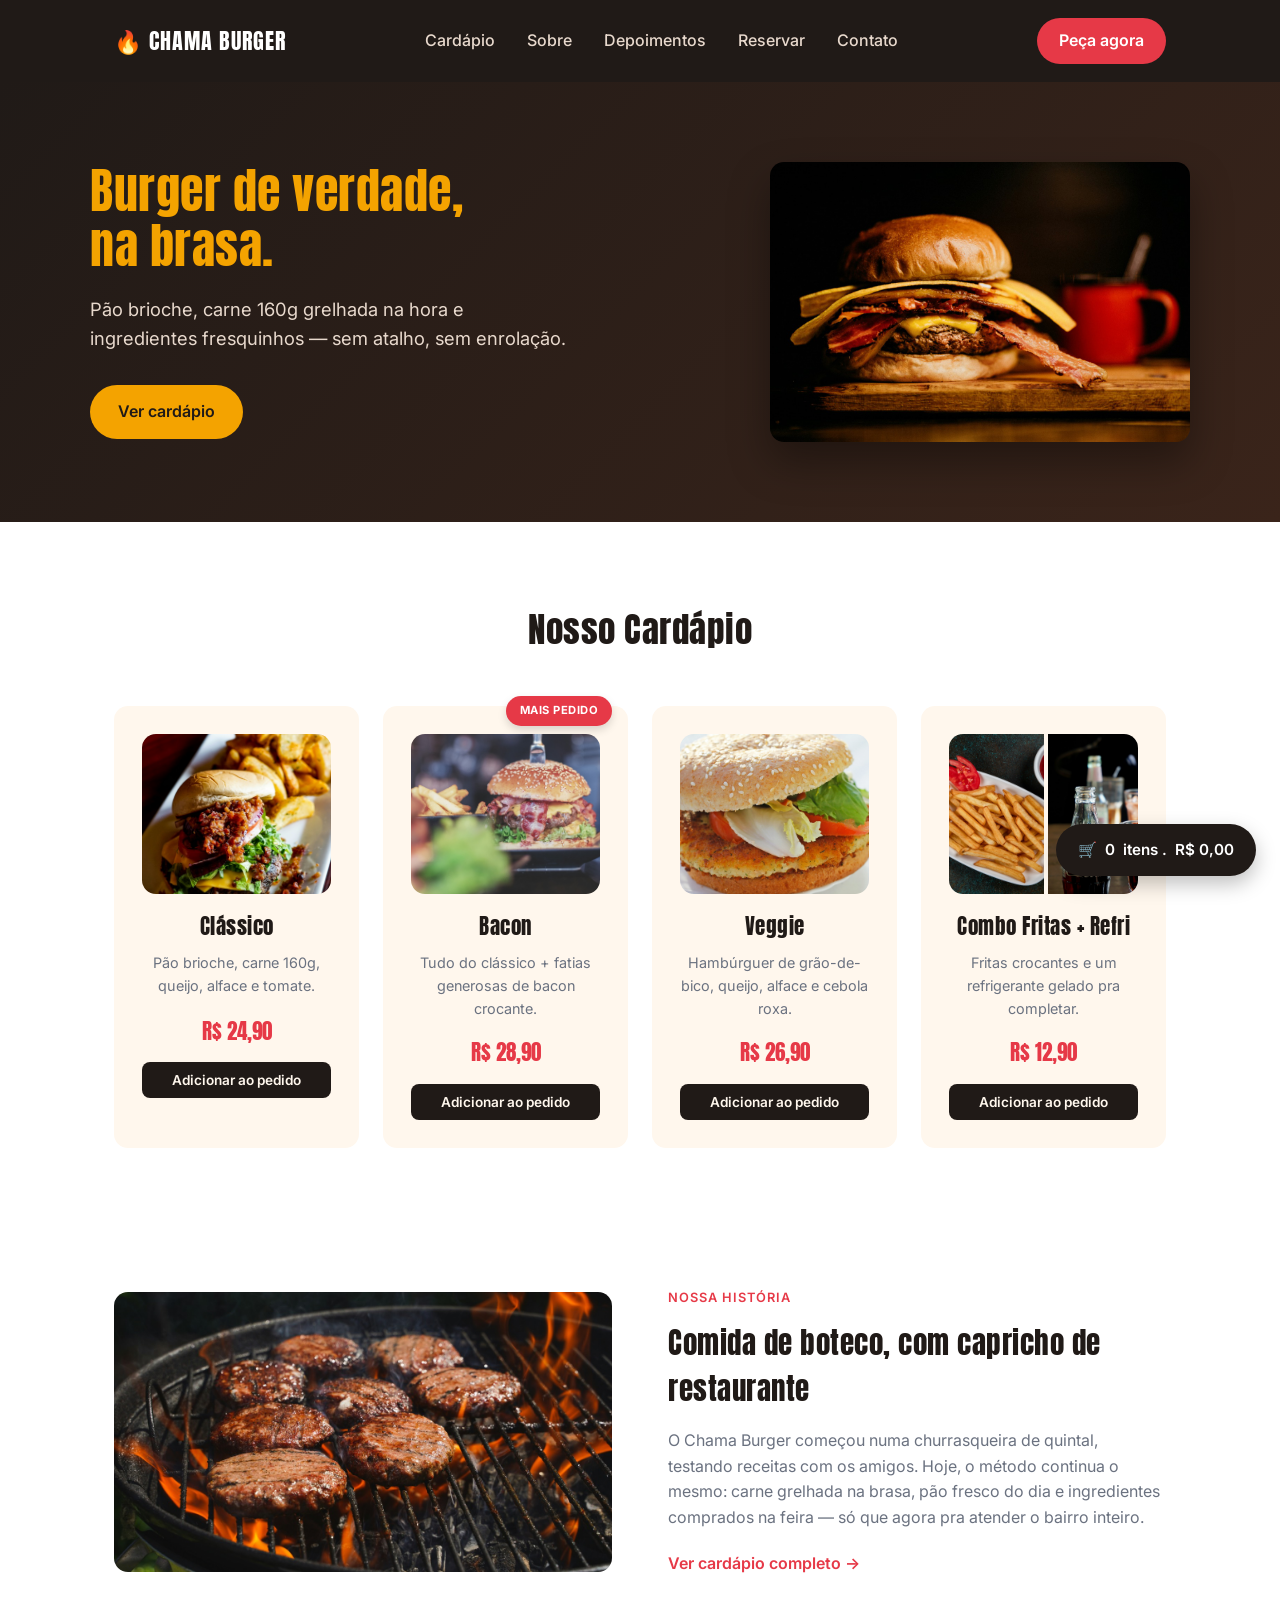
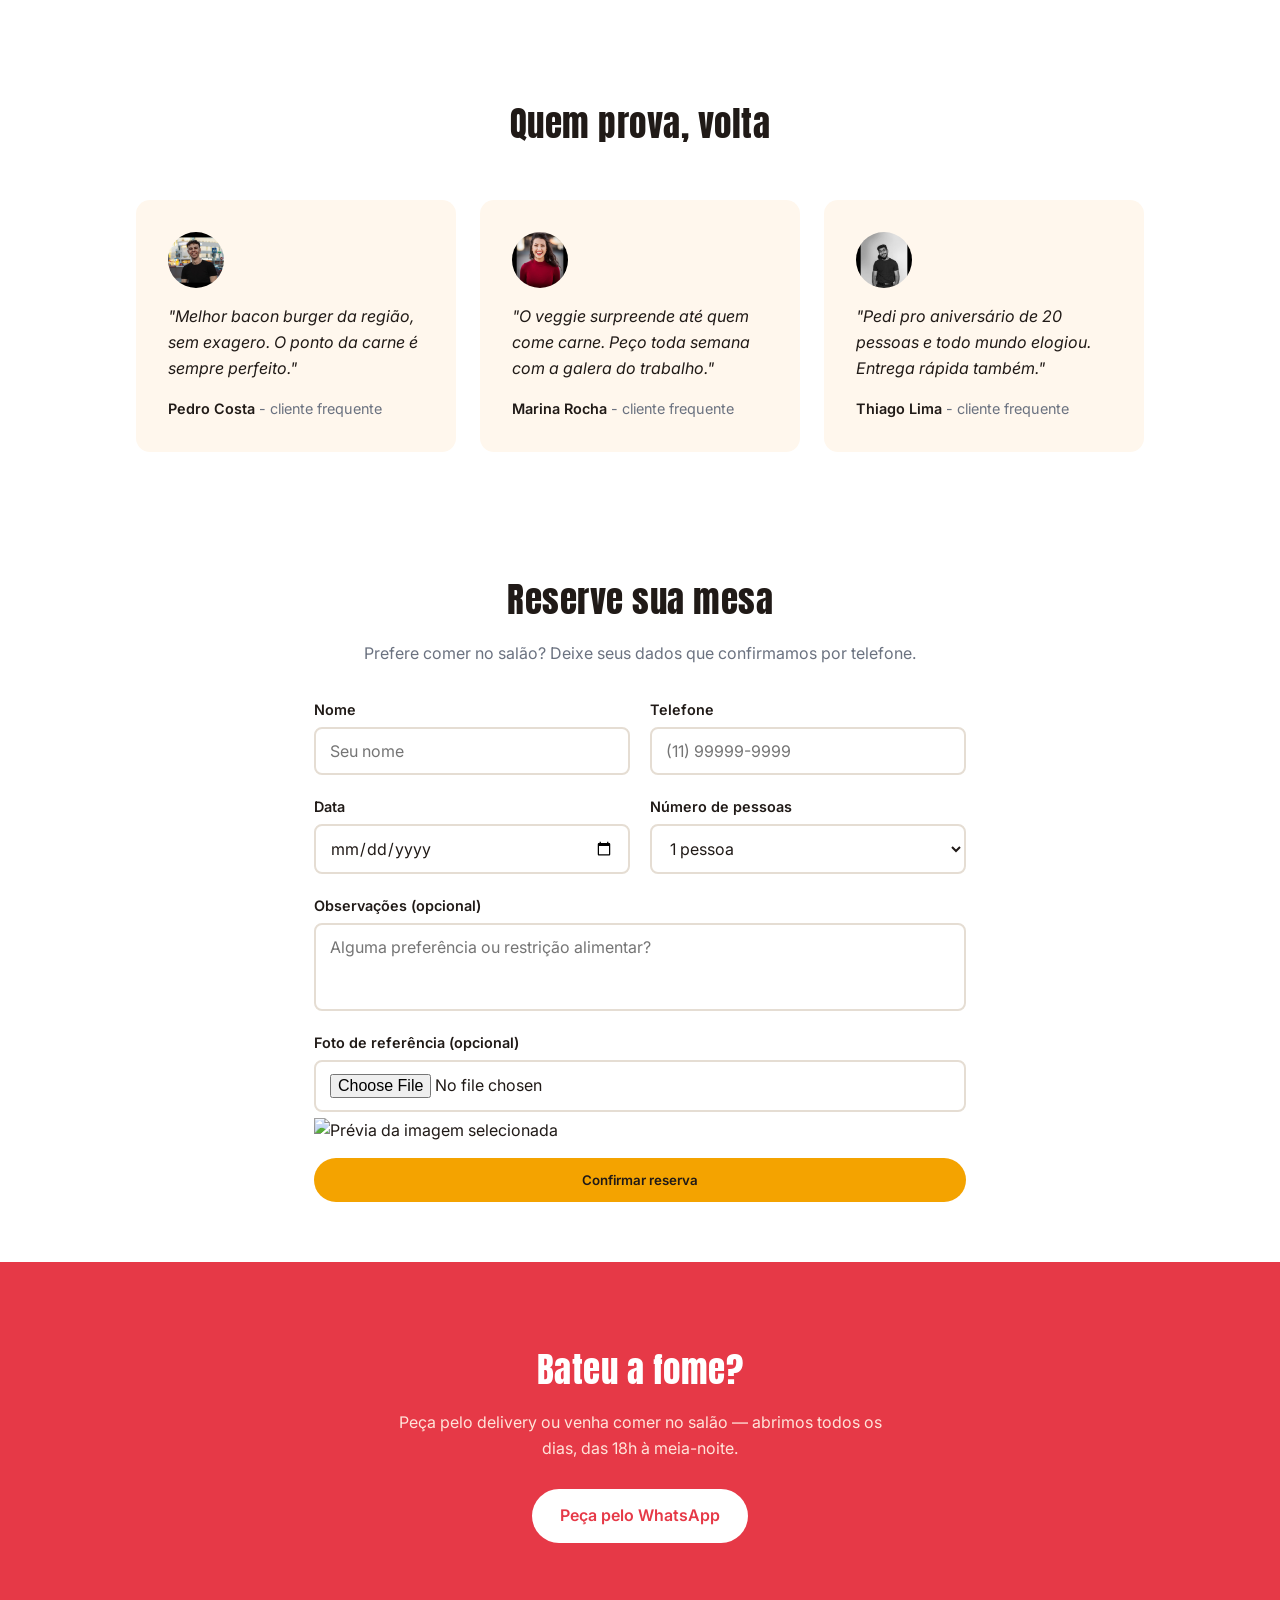
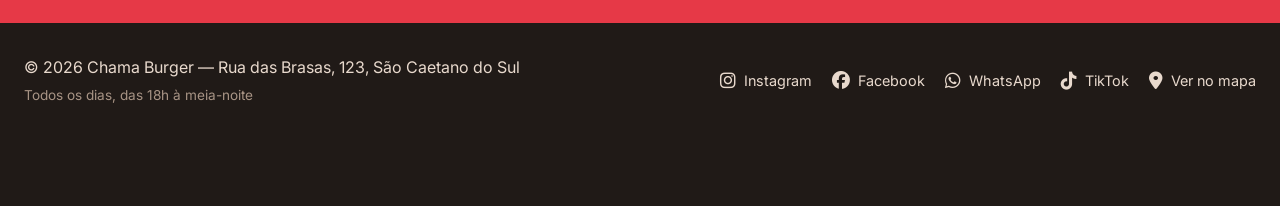
<file: ChamaBurger1/index.html>
<!doctype html>
<html lang="pt-BR">
  <head>
    <meta charset="UTF-8" />
    <meta name="viewport" content="width=device-width, initial-scale=1.0" />
    <title>ChamaBurger</title>
    <!--
    <link rel="preconnect" href="https://fonts.googleapis.com" />
    <link rel="preconnect" href="https://fonts.gstatic.com" crossorigin />
    <link
      href="https://fonts.googleapis.com/css2?family=Anton&family=Inter:ital,opsz,wght@0,14..32,100..900;1,14..32,100..900&display=swap"
      rel="stylesheet"
    />
    -->
  
    <link rel="stylesheet" href="style.css" />
    <link
      rel="stylesheet"
      href="https://cdnjs.cloudflare.com/ajax/libs/font-awesome/6.5.2/css/all.min.css"
    />
  </head>
  <body>
    <header class="cabecalho-site">
      <nav class="barra-navegacao">
        <a href="#" class="logo">🔥 CHAMA BURGER</a>

        <ul class="menu-links" id="menuLinks">
          <li><a href="#cardapio">Cardápio</a></li>
          <li><a href="#sobre">Sobre</a></li>
          <li><a href="#depoimentos">Depoimentos</a></li>
          <li><a href="#reserva">Reservar</a></li>
          <li><a href="#contato">Contato</a></li>
        </ul>
        <a href="#pedir" class="botao botao-nav">Peça agora</a>
        <button class="menu-abrir" id="menuAbrir" aria-label="Abrir menu">
          ☰
        </button>
      </nav>
    </header>

    <main>
      <section class="destaque">
        <div class="destaque-conteudo">
          <div class="destaque-texto">
            <h1>Burger de verdade,<br />na brasa.</h1>
            <p>
              Pão brioche, carne 160g grelhada na hora e ingredientes
              fresquinhos — sem atalho, sem enrolação.
            </p>
            <a href="#cardapio" class="botao botao-primario">Ver cardápio</a>
          </div>
          <div class="destaque-imagem">
            <img
              src="assets/images/destaque-burger.jpg"
              alt="Hambúrguer artesanal com bacon, queijo e pão brioche, grelhado na brasa"
            />
          </div>
        </div>
      </section>

      <section class="cardapio" id="cardapio">
        <h2>Nosso Cardápio</h2>
        <div class="cardapio-itens">
          <article class="cardapio-item">
            <div class="cardapio-item-imagem">
              <img
                src="assets/images/burger-classico.jpg"
                alt="Foto do burger Clássico: pão brioche, carne e queijo"
              />
            </div>
            <h3>Clássico</h3>
            <p>Pão brioche, carne 160g, queijo, alface e tomate.</p>
            <span class="preco">R$ 24,90</span>
            <button
              class="adicionar-carrinho"
              data-name="Clássico"
              data-preco="24.90"
            >
              Adicionar ao pedido
            </button>
          </article>

          <article class="cardapio-item">
            <span class="selo">Mais pedido</span>
            <div class="cardapio-item-imagem">
              <img
                src="assets/images/burger-bacon.jpg"
                alt="Foto do burger Bacon com fatias crocantes"
              />
            </div>
            <h3>Bacon</h3>
            <p>Tudo do clássico + fatias generosas de bacon crocante.</p>
            <span class="preco">R$ 28,90</span>
            <button
              class="adicionar-carrinho"
              data-name="Bacon"
              data-preco="28.90"
            >
              Adicionar ao pedido
            </button>
          </article>

          <article class="cardapio-item">
            <div class="cardapio-item-imagem">
              <img
                src="assets/images/burger-veggie.jpg"
                alt="Foto do burger Veggie com grão-de-bico e salada"
              />
            </div>
            <h3>Veggie</h3>
            <p>Hambúrguer de grão-de-bico, queijo, alface e cebola roxa.</p>
            <span class="preco">R$ 26,90</span>
            <button
              class="adicionar-carrinho"
              data-name="Veggie"
              data-preco="26.90"
            >
              Adicionar ao pedido
            </button>
          </article>

          <article class="cardapio-item">
            <div class="cardapio-item-imagem cardapio-item-imagem-combo">
              <img
                src="assets/images/fritas.jpg"
                alt="Porção de fritas crocantes"
              />
              <img
                src="assets/images/bebida.jpg"
                alt="Refrigerante gelado com gelo"
              />
            </div>
            <h3>Combo Fritas + Refri</h3>
            <p>Fritas crocantes e um refrigerante gelado pra completar.</p>
            <span class="preco">R$ 12,90</span>
            <button
              class="adicionar-carrinho"
              data-name="Combo Fritas + Refri"
              data-preco="12.90"
            >
              Adicionar ao pedido
            </button>
          </article>
        </div>
      </section>

      <!-- Sobre -->
      <section class="sobre" id="sobre">
        <div class="sobre-imagem">
          <img
            src="assets/images/sobre-burger.jpg"
            alt=""
            width="800"
            height="500"
          />
        </div>

        <div class="sobre-texto">
          <span class="secao-rotulo">Nossa história</span>
          <h2>Comida de boteco, com capricho de restaurante</h2>
          <p>
            O Chama Burger começou numa churrasqueira de quintal, testando
            receitas com os amigos. Hoje, o método continua o mesmo: carne
            grelhada na brasa, pão fresco do dia e ingredientes comprados na
            feira — só que agora pra atender o bairro inteiro.
          </p>
          <a href="#cardapio" class="link-seta">Ver cardápio completo →</a>
        </div>
      </section>

      <!-- DEPOIMENTOS -->
      <section class="depoimentos" id="depoimentos">
        <h2>Quem prova, volta</h2>
        <div class="depoimentos-lista">
          <article class="depoimento">
            <img
              src="assets/images/avatar-pedro.jpg"
              alt="Foto de Pedro Costa"
              class="avatar"
            />
            <p class="citacao">
              "Melhor bacon burger da região, sem exagero. O ponto da carne é
              sempre perfeito."
            </p>
            <p class="autor">Pedro Costa <span>- cliente frequente</span></p>
          </article>

          <article class="depoimento">
            <img
              src="assets/images/avatar-marina.jpg"
              alt="Foto de Marina Rocha"
              class="avatar"
            />
            <p class="citacao">
              "O veggie surpreende até quem come carne. Peço toda semana com a
              galera do trabalho."
            </p>
            <p class="autor">Marina Rocha <span>- cliente frequente</span></p>
          </article>

          <article class="depoimento">
            <img
              src="assets/images/avatar-thiago.jpg"
              alt="Foto de Thiago Lima"
              class="avatar"
            />
            <p class="citacao">
              "Pedi pro aniversário de 20 pessoas e todo mundo elogiou. Entrega
              rápida também."
            </p>
            <p class="autor">Thiago Lima <span>- cliente frequente</span></p>
          </article>
        </div>
      </section>

      <!-- Reserva -->
      <section class="reserva" id="reserva">
        <h2>Reserve sua mesa</h2>
        <p>
          Prefere comer no salão? Deixe seus dados que confirmamos por telefone.
        </p>

        <form class="reserva-formulario" id="reservaFormulario">
          <div class="linha-formulario">
            <label for="nome">Nome</label>
            <input
              type="text"
              id="nome"
              name="nome"
              placeholder="Seu nome"
              required
            />
          </div>

          <div class="linha-formulario">
            <label for="telefone">Telefone</label>
            <input
              type="tel"
              id="telefone"
              name="telefone"
              placeholder="(11) 99999-9999"
              required
            />
          </div>

          <div class="linha-formulario">
            <label for="data">Data</label>
            <input type="date" id="data" name="data" required />
          </div>

          <div class="linha-formulario">
            <label for="pessoas">Número de pessoas</label>
            <select name="pessoas" id="pessoas">
              <option value="1">1 pessoa</option>
              <option value="2">2 pessoas</option>
              <option value="3">3 pessoas</option>
              <option value="4">4 pessoas</option>
              <option value="5+">5 ou mais</option>
            </select>
          </div>

          <div class="linha-formulario linha-formulario-completa">
            <label for="mensagem">Observações (opcional)</label>
            <textarea
              name="mensagem"
              id="mensagem"
              rows="3"
              placeholder="Alguma preferência ou restrição alimentar?"
            ></textarea>
          </div>

          <div class="linha-formulario linha-formulario-completa">
            <label for="foto">Foto de referência (opcional)</label>
            <input type="file" id="foto" name="foto" accept="image/*" />

            <img
              id="fotoPrevia"
              class="foto-previa"
              alt="Prévia da imagem selecionada"
              hidden
            />
            <button
              type="submit"
              class="botao botao-primario formulario-enviar"
            >
              Confirmar reserva
            </button>
          </div>
        </form>

        <div class="reserva-confirmacao" id="reservaConfirmacao"></div>
      </section>

      <!--Final-->

      <section class="chamada-final" id="pedir">
        <h2>Bateu a fome?</h2>
        <p>
          Peça pelo delivery ou venha comer no salão — abrimos todos os dias,
          das 18h à meia-noite.
        </p>
        <a href="#" class="botao botao-destaque">Peça pelo WhatsApp</a>
      </section>
    </main>

    <footer class="rodape-site" id="contato">
      <div class="rodape-info">
        <p>
          &copy; 2026 Chama Burger — Rua das Brasas, 123, São Caetano do Sul
        </p>
        <p class="rodape-horario">Todos os dias, das 18h à meia-noite</p>
      </div>

      <ul class="rodape-links">
        <li>
          <a href="#" aria-label="Instagram"
            ><i class="fa-brands fa-instagram"></i><span>Instagram</span></a
          >
        </li>
        <li>
          <a href="#" aria-label="Facebook"
            ><i class="fa-brands fa-facebook"></i><span>Facebook</span></a
          >
        </li>
        <li>
          <a href="#" aria-label="WhatsApp"
            ><i class="fa-brands fa-whatsapp"></i><span>WhatsApp</span></a
          >
        </li>
        <li>
          <a href="#" aria-label="TikTok"
            ><i class="fa-brands fa-tiktok"></i><span>TikTok</span></a
          >
        </li>
        <li>
          <a href="#" aria-label="Ver no mapa"
            ><i class="fa-solid fa-location-dot"></i><span>Ver no mapa</span></a
          >
        </li>
      </ul>
    </footer>

    <div class="carrinho-resumo" id="carrinhoResumo">
      <span class="carrinho-icone">🛒</span>
      <span id="carrinhoContador">0</span> itens .
      <span id="carrinhoTotal">R$ 0,00</span>
    </div>
  </body>
</html>
</file>
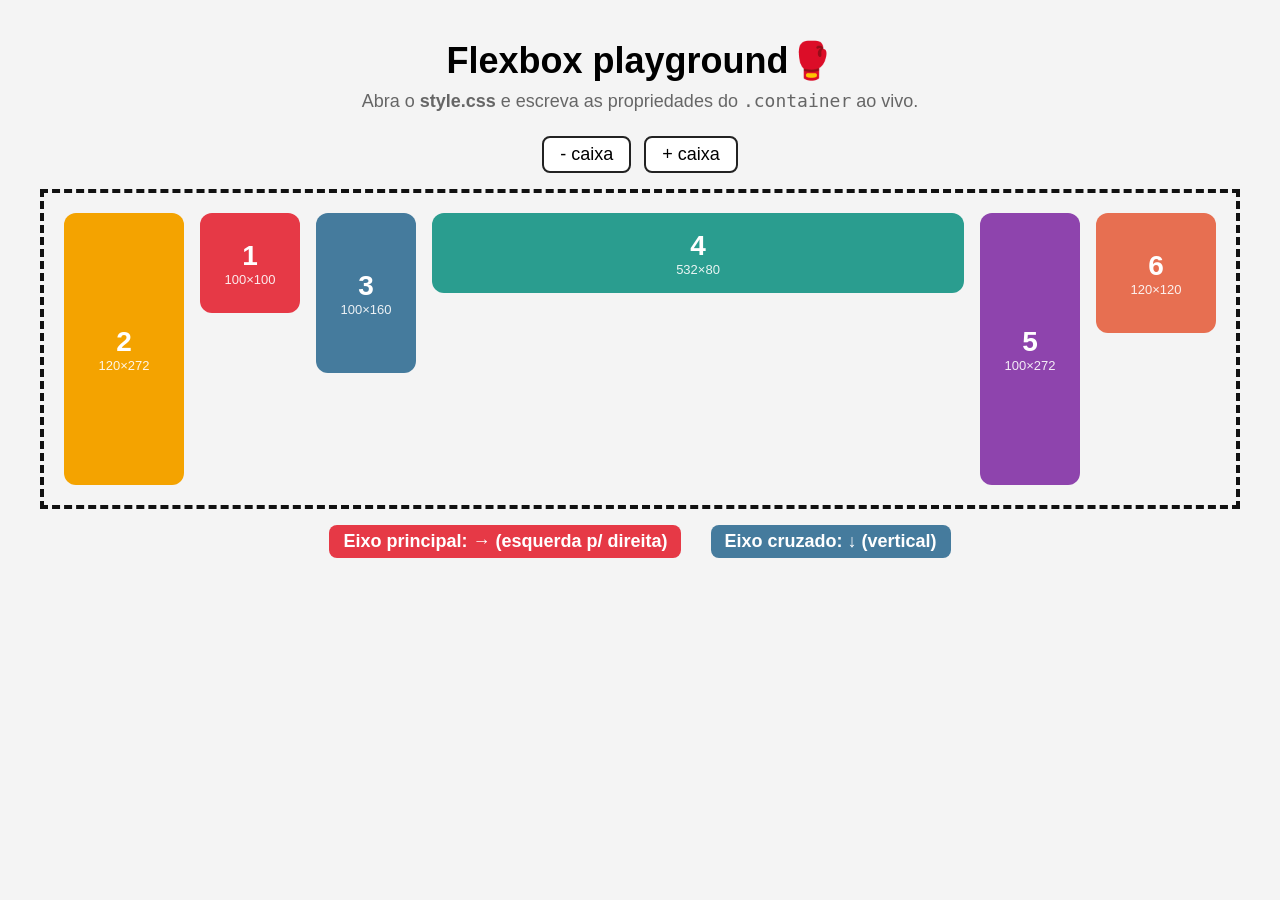
<file: ChamaBurger1/flexbox-playground/index.html>
<!DOCTYPE html>
<html lang="pt-BR">

<head>
    <meta charset="UTF-8">
    <meta name="viewport" content="width=device-width, initial-scale=1.0">
    <title>Flexbox playground</title>
    <link rel="stylesheet" href="style.css">
</head>

<body>
    <h1>Flexbox playground🥊</h1>
    <p class="dica">Abra o <strong>style.css</strong> e escreva as propriedades do <code>.container</code> ao vivo.</p>

    <div class="controles">
        <button id="menos" aria-label="Remover caixa">- caixa</button>
        <button id="mais" aria-label="Adicionar caixa">+ caixa</button>
    </div>

    <div class="container">
        <div class="box box1"><span class="numero">1</span><span class="tamanho"></span></div>
        <div class="box box2"><span class="numero">2</span><span class="tamanho"></span></div>
        <div class="box box3"><span class="numero">3</span><span class="tamanho"></span></div>
        <div class="box box4"><span class="numero">4</span><span class="tamanho"></span></div>
        <div class="box box5"><span class="numero">5</span><span class="tamanho"></span></div>
        <div class="box box6"><span class="numero">6</span><span class="tamanho"></span></div>

    </div>

    <div class="legenda">
        <span class="principal">Eixo principal: <b id="eixo-principal"></b></span>
        <span class="cruzado">Eixo cruzado: <b id="eixo-cruzado"></b></span>

    </div>

<script src="script.js"></script>
</body>


</html>
</file>
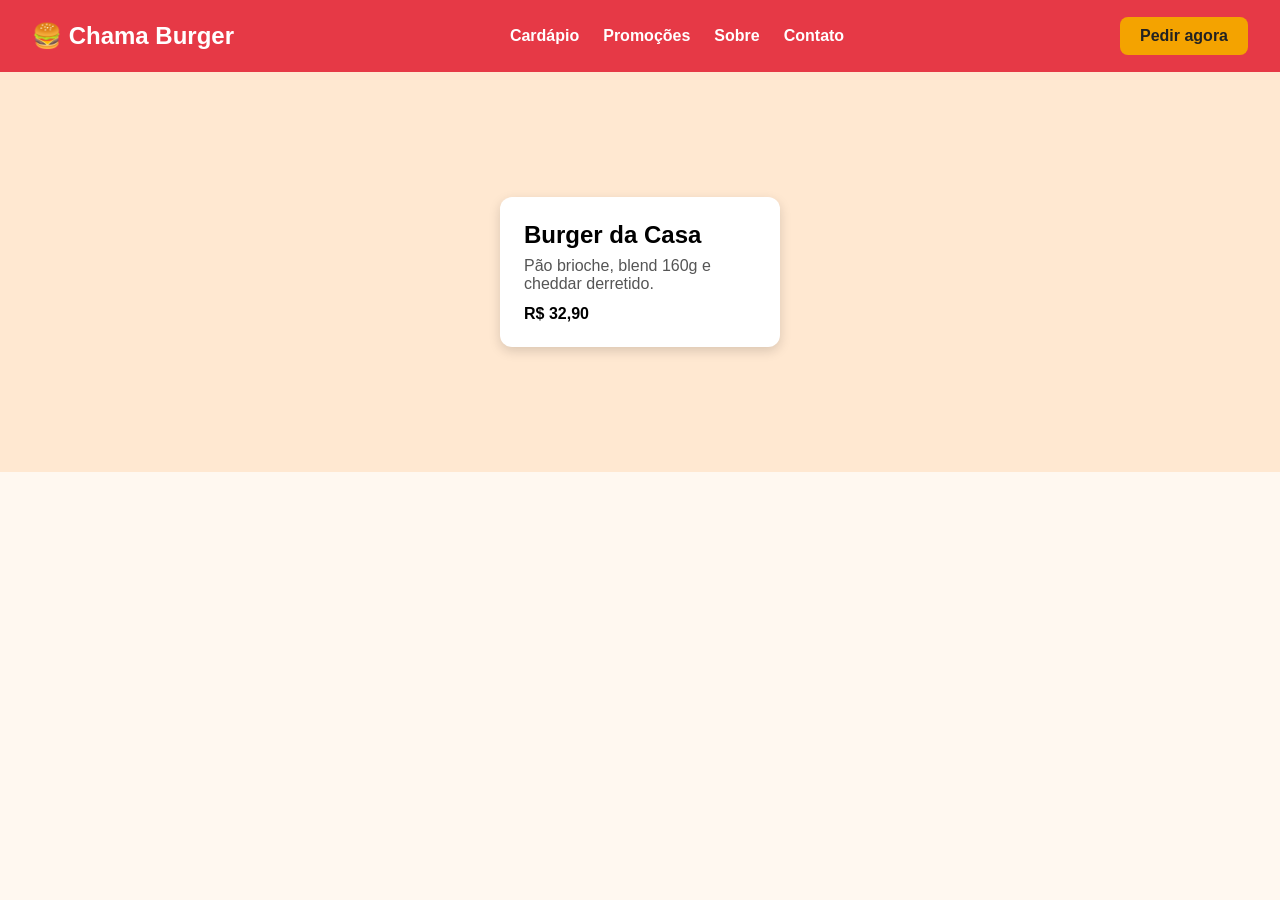
<file: ChamaBurger1/flexbox-playground/exercicio-navbar/index.html>
<!DOCTYPE html>
<html lang="pt-br">
<head>
  <meta charset="UTF-8">
  <meta name="viewport" content="width=device-width, initial-scale=1.0">
  <title>Exercício: Navbar Chama Burger</title>
  <link rel="stylesheet" href="style.css">
</head>
<body>

  <header class="navbar">
    <div class="logo">🍔 Chama Burger</div>

    <nav class="menu">
      <a href="#">Cardápio</a>
      <a href="#">Promoções</a>
      <a href="#">Sobre</a>
      <a href="#">Contato</a>
    </nav>

    <a href="#" class="btn-pedido">Pedir agora</a>
  </header>

  <main class="hero">
    <div class="card">
      <h2>Burger da Casa</h2>
      <p>Pão brioche, blend 160g e cheddar derretido.</p>
      <strong>R$ 32,90</strong>
    </div>
  </main>

</body>
</html>
</file>
<file: ChamaBurger1/style.css>
@import url('https://fonts.googleapis.com/css2?family=Anton&family=Inter:ital,opsz,wght@0,14..32,100..900;1,14..32,100..900&display=swap');

html {
    scroll-behavior: smooth;
}

:root {
    --color-primary: #e63947;
    --color-primary-dark: #c1272d;
    --color-accent: #f4a300;
    --color-dark: #201a17;
    --color-light: #fff7ed;
    --color-gray: #6b7280;
    --radius: 14px;
    --font-titulo: "Anton", Impact, sans-serif;
    --font-base: "Inter", Roboto, Helvetica, Arial, sans-serif;
}

* {
    margin: 0;
    padding: 0;
    box-sizing: border-box;
}

body {
    font-family: var(--font-base);
    color: var(--color-dark);
    line-height: 1.6;
}

h1,
h2,
h3 {
    font-family: var(--font-titulo);
    font-weight: 400;
    letter-spacing: 0.5px;
}

a {
    text-decoration: none;
    color: inherit;
}

ul {
    list-style: none;
}

img {
    max-width: 100%;
    display: block;
}

.botao {
    display: inline-block;
    padding: 14px 28px;
    border: none;
    border-radius: 999px;
    font-family: var(--font-base);
    font-weight: 600;
    text-align: center;
    cursor: pointer;
    transition: transform 0.2s, box-shadow 0.2s;
}

.botao:hover {
    transform: translateY(-2px);
}

.botao-nav {
    background: var(--color-primary);
    color: #fff;
    padding: 10px 22px;
}

.cabecalho-site {
    background: var(--color-dark);
    top: 0;
    z-index: 10;
    position: sticky;
}

.barra-navegacao {
    max-width: 1100px;
    margin: 0 auto;
    display: flex;
    align-items: center;
    justify-content: space-between;
    padding: 18px 24px;
}

.logo {
    font-family: var(--font-titulo);
    font-size: 1.4rem;
    color: #fff;
    letter-spacing: 1px;
}

.menu-links {
    display: flex;
    gap: 32px;
}

.menu-links a {
    color: #e8d9cd;
    font-weight: 500;
}

.menu-links a:hover {
    color: #fff;
}

.botao-primario {
    background: var(--color-accent);
    color: var(--color-dark);
}

.botao-primario:hover {
    box-shadow: 0 8px 20px rgba(244, 163, 0, 0.4);
}

.destaque {
    background: linear-gradient(135deg, var(--color-dark), #3a241a);
    width: 100%;
    padding: 80px 24px;
}

.destaque-conteudo {
    max-width: 1100px;
    margin: 0 auto;
    display: flex;
    align-items: center;
    justify-content: center;
    gap: 48px;
    color: #fff;
}

.destaque-texto {
    flex: 1 1 400px;
}

.destaque h1 {
    font-size: 3rem;
    line-height: 1.15;
    margin-bottom: 20px;
    color: var(--color-accent);
}

.destaque p {
    font-size: 1.15rem;
    color: #e8d9cd;
    max-width: 480px;
    margin-bottom: 32px;
}

.destaque-imagem {
    flex: 1 1 260px;
    max-width: 420px;
    border-radius: var(--radius);
    overflow: hidden;
    box-shadow: 0 20px 40px rgba(0, 0, 0, 0.35);
}

.destaque-imagem img {
    width: 100%;
    object-fit: cover;
}

.cardapio {
    max-width: 1100px;
    margin: 0 auto;
    padding: 80px 24px;
    text-align: center;
}

.cardapio h2 {
    font-size: 2.2rem;
    margin-bottom: 48px;
}

.cardapio-itens {
    display: flex;
    gap: 24px;
    flex-wrap: wrap;
    justify-content: center;
}


.cardapio-item {
    background: var(--color-light);
    border-radius: var(--radius);
    padding: 28px;
    flex: 1 1 220px;
    max-width: 260px;
    position: relative;
    transition: transform 0.2s, box-shadow 0.2s;
}

.cardapio-item:hover {
    transform: translateY(-6px);
    box-shadow: 0 12px 24px rgba(0, 0, 0, 0.12);
}

.selo {
    position: absolute;
    top: -10px;
    right: 16px;
    background: var(--color-primary);
    color: #fff;
    font-size: 0.7rem;
    font-weight: 700;
    text-transform: uppercase;
    letter-spacing: 0.5px;
    padding: 6px 14px;
    border-radius: 999px;
    box-shadow: 0 4px 8px rgba(0, 0, 0, 0.15);
}

.cardapio-item-imagem {
    width: 100%;
    height: 160px;
    margin-bottom: 16px;
    border-radius: var(--radius);
    overflow: hidden;
}

.cardapio-item-imagem img {
    width: 100%;
    height: 100%;
    object-fit: cover;
}

.cardapio-item-imagem-combo {
    display: flex;
    gap: 4px;
}

.cardapio-item-imagem-combo img {
    width: 50%;
    height: 100%;
    object-fit: cover;

}

.cardapio-item h3 {
    font-size: 1.3rem;
    margin-bottom: 8px;
}

.cardapio-item p {
    color: var(--color-gray);
    font-size: 0.9rem;
    margin-bottom: 16px;
    min-height: 48px;
}

.preco {
    font-family: var(--font-titulo);
    color: var(--color-primary);
    font-size: 1.3rem;
}

.adicionar-carrinho {
    background: var(--color-dark);
    color: var(--color-light);
    padding: 10px;
    border-radius: 8px;
    margin-top: 14px;
    width: 100%;
    border: none;
    font-family: var(--font-base);
    font-weight: 600;
    font-size: 0.85rem;
    cursor: pointer;
    transition: background 0.2s;
}

.adicionar-carrinho:hover {
    background: var(--color-primary);
}

.sobre {
    max-width: 1100px;
    margin: 0 auto;
    padding: 60px 24px;
    display: flex;
    align-items: center;
    gap: 56px;
}

.sobre-texto {
    flex: 1 1 400px;
}

.secao-rotulo {
    display: block;
    font-family: var(--font-base);
    text-transform: uppercase;
    color: var(--color-primary);
    font-weight: 600;
    font-size: 0.8rem;
    letter-spacing: 1px;
    margin-bottom: 12px;
}

.sobre-texto h2 {
    font-size: 1.8rem;
    margin-bottom: 16px;
}

.sobre-texto p {
    color: var(--color-gray);
    margin-bottom: 20px;
}

.link-seta {
    color: var(--color-primary);
    font-weight: 600;
}

.link-seta:hover {
    text-decoration: underline;
}

.sobre-imagem {
    flex: 1 1 400px;
}

.sobre-imagem img {
    border-radius: var(--radius);
    width: 100%;
    height: auto;
}

.depoimentos {
    max-width: 1100px;
    text-align: center;
    margin: 0 auto;
    padding: 60px 24px;
}

.depoimentos h2 {
    font-size: 2.2rem;
    margin-bottom: 48px;

}

.depoimentos-lista {
    display: flex;
    gap: 24px;
    flex-wrap: wrap;
    justify-content: center;
}

.depoimento {
    background: var(--color-light);
    border-radius: var(--radius);
    padding: 32px;
    flex: 1 1 280px;
    max-width: 320px;
    text-align: left;
}

.avatar {
    width: 56px;
    height: 56px;
    border-radius: 50%;
    object-fit: cover;
    margin-bottom: 16px;
}

.citacao {
    font-style: italic;
    color: var(--color-dark);
    margin-bottom: 16px;
}

.autor {
    font-weight: 600;
    font-size: 0.9rem;
}

.autor span {
    font-weight: 400;
    color: var(--color-gray);
}

.reserva {
    max-width: 700px;
    text-align: center;
    margin: 0 auto;
    padding: 60px 24px;
}

.reserva h2 {
    margin-bottom: 12px;
    font-size: 2.2rem;
}

.reserva>p {
    color: var(--color-gray);
    margin-bottom: 32px;
}

.reserva-formulario {
    display: flex;
    text-align: left;
    gap: 20px;
    flex-wrap: wrap
}


.linha-formulario {
    flex: 1 1 220px;
    display: flex;
    flex-direction: column;
    gap: 6px;
}

.linha-formulario-completa {
    flex: 1 1 100%;
}

.linha-formulario label {
    font-weight: 600;
    font-size: 0.9rem;
}

.linha-formulario input,
.linha-formulario select,
.linha-formulario textarea {
    width: 100%;
    font-family: var(--font-base);
    font-size: 1rem;
    padding: 12px 14px;
    border: 2px solid #e5ddd3;
    border-radius: 8px;
    background: #fff;
    color: var(--color-dark);
}

.linha-formulario input:focus,
.linha-formulario select:focus,
.linha-formulario textarea:focus {
    outline: none;
    border-color: var(--color-primary);
}

.linha-formulario textarea {
    resize: none;
}

.formulario-enviar {
    flex: 1 1 100%;
    border: none;
    cursor: pointer;
    margin-top: 8px;
}

.botao-destaque {
    background: #fff;
    color: var(--color-primary);
}

.chamada-final {
    background: var(--color-primary);
    color: #fff;
    text-align: center;
    padding: 80px 24px;
}

.chamada-final h2 {
    font-size: 2.2rem;
    margin-bottom: 12px;
}

.chamada-final p {
    margin-bottom: 28px;
    max-width: 500px;
    margin-left: auto;
    margin-right: auto;
    color: #ffe3d9;
}

.rodape-site {
    background: var(--color-dark);
    color: #e8d9cd;
    display: flex;
    flex-wrap: wrap;
    gap: 20px;
    align-items: center;
    justify-content: space-between;
    padding: 32px 24px 100px;
}

.rodape-horario {
    font-size: 0.85rem;
    color: #a89485;
    margin-top: 4px;
}

.rodape-links {
    display: flex;
    flex-wrap: wrap;
    gap: 20px;
}

.rodape-links a {
    display: flex;
    align-items: center;
    gap: 8px;
    font-size: 0.9rem;
}

.rodape-links a i {
    font-size: 18px;
    color: inherit;
}

.rodape-links a:hover {
color: #fff;
}

@media (max-width: 780px) {
    .sobre, .destaque-conteudo {
        flex-direction: column;
    }

    .destaque-texto, .destaque-imagem, .sobre-texto, .sobre-imagem {
        width: 100%;
    }
}

@media (max-width: 640px) {
    .menu-links {
        display: none;
    }

    .destaque h1{
        font-size: 2.2rem;
    }

    .rodape-site {
        flex-direction: column;
        text-align: center;
    }
}

.menu-abrir {
    display: none;
    background: none;
    border: none;
    color: #fff;
    font-size: 1.6rem;
    cursor: pointer;
    line-height: 1;
}

.carrinho-resumo {
    position: fixed;
    bottom: 24px;
    right: 24px;
    background: var(--color-dark);
    color: #fff;
    padding: 14px 22px;
    border-radius: 999px;
    box-shadow: 0 8px 20px rgba(0, 0, 0, 0.25);
    font-weight: 600;
    font-size: 0.95rem;
    z-index: 20;
    display: flex;
    align-items: center;
    gap: 8px;
}
</file>
<file: ChamaBurger1/flexbox-playground/style.css>
/* =====================================================
   FLEXBOX PLAYGROUND
   Já vem pronto: reset, cores, caixas e legenda.
   O que falta é o .container lá embaixo -- é ali que
   vamos escrever as propriedades do flexbox juntos.
   ===================================================== */

* {
  margin: 0;
  padding: 0;
  box-sizing: border-box;
}

body {
  font-family: Arial, Helvetica, sans-serif;
  font-size: 18px;
  background: #f4f4f4;
  padding: 40px;
}

h1 {
  text-align: center;
  margin-bottom: 8px;
}

.dica {
  text-align: center;
  color: #666;
  margin-bottom: 24px;
}

/* Botões de + / − caixa e legenda dos eixos */
.controles {
  text-align: center;
  margin-bottom: 16px;
}

.controles button {
  font-size: 18px;
  padding: 6px 16px;
  margin: 0 4px;
  border: 2px solid #222;
  border-radius: 8px;
  background: #fff;
  cursor: pointer;
}

.controles button:hover {
  background: #222;
  color: #fff;
}

.legenda {
  text-align: center;
  margin-top: 16px;
  font-weight: bold;
}

.legenda span {
  display: inline-block;
  margin: 0 12px;
  padding: 6px 14px;
  border-radius: 8px;
  color: #fff;
}

.legenda .principal { background: #E63946; }
.legenda .cruzado   { background: #457B9D; }

/* Caixas: tamanhos DIFERENTES de propósito, pra o align-items fazer diferença.
   box2 e box5 não têm height -> o "stretch" (padrão) estica elas. */
.box {
  border-radius: 12px;
  color: #fff;
  font-weight: bold;
  display: flex;
  flex-direction: column;
  align-items: center;
  justify-content: center;
}

.box .numero  { font-size: 28px; }
.box .tamanho { font-size: 13px; font-weight: normal; opacity: 0.9; }

.box1 { background: #E63946; width: 100px; height: 100px; }
.box2 { background: #F4A300; width: 120px; }
.box3 { background: #457B9D; width: 100px; height: 160px; }
.box4 { background: #2A9D8F; width: 140px; height: 80px; }
.box5 { background: #8E44AD; width: 100px; }
.box6 { background: #E76F51; width: 120px; height: 120px; }

/* =====================================================
   AQUI É ONDE A AULA ACONTECE 👇   (VERSÃO DO PROFESSOR)
   ===================================================== */
.container {
  border: 4px dashed #111; /* borda forte pra enxergar os limites no projetor */
  min-height: 320px;       /* espaço vertical de sobra pro align-items fazer efeito */
  padding: 20px;

  display: flex; /* ↑ transforma o .container num "flex container" -- todas as .box viram
                    "flex items" e ficam lado a lado (em vez de empilhadas).
                    Sem essa linha, nada abaixo funciona. */

  flex-direction: row;
  /* ↑ define o eixo principal (main axis):
        row            -> itens em linha, da esquerda pra direita (padrão)
        row-reverse    -> itens em linha, invertidos (6,5,4,3,2,1)
        column         -> itens em coluna, de cima pra baixo
        column-reverse -> itens em coluna, invertidos
     (olhe a legenda embaixo: ela troca os eixos sozinha) */

  flex-wrap: nowrap;
  /* ↑ decide se os itens quebram linha quando não cabem:
        nowrap -> tudo numa linha só, pode espremer ou estourar (padrão)
        wrap   -> quebra linha quando não há espaço (use o botão "+ caixa") */

  justify-content: flex-start;
  /* ↑ alinha os itens NO EIXO PRINCIPAL (horizontal, se for row):
        flex-start    -> gruda no início (padrão)
        center        -> centraliza
        flex-end      -> gruda no final
        space-between -> espaço só ENTRE os itens (pontas coladas nas bordas)
        space-around  -> espaço igual ao redor de cada item
        space-evenly  -> espaço igual entre TODOS, inclusive nas pontas */

   align-items: stretch;
  /* ↑ alinha os itens NO EIXO CRUZADO (vertical, se for row):
        stretch    -> estica o item pra altura toda (padrão)
        flex-start -> gruda no topo
        center     -> centraliza verticalmente
        flex-end   -> gruda embaixo
        baseline   -> alinha pela linha de base do texto

     DICA: stretch só funciona em quem NÃO tem height. Aqui as caixas 2 e 5
     não têm height de propósito -- elas esticam no padrão e "encolhem"
     quando você troca pra flex-start/center. As outras têm height fixo. */

  gap: 16px;
  /* ↑ espaço entre as caixas, sem precisar de margin em cada .box */
}

/* =====================================================
   BÔNUS: propriedades que vão no ITEM em vez de no container.
   ===================================================== */

.box2 { order: -1; }
/* ↑ muda a ORDEM VISUAL sem mexer no HTML. Menor aparece primeiro (padrão 0). */

.box4 { flex-grow: 1; }
/* ↑ faz essa caixa "crescer" e ocupar o espaço vazio que sobrar.
     Olhe o tamanho escrito dentro da caixa mudar. */

.box6 { align-self: flex-start; }
/* ↑ sobrescreve o align-items só PRA ESSA caixa. */
</file>
<file: ChamaBurger1/flexbox-playground/exercicio-navbar/style.css>
/* =====================================================
   EXERCÍCIO: Navbar do Chama Burger

   Objetivo (só com flexbox):
   1) Logo à ESQUERDA, menu no MEIO e botão à DIREITA
   2) Tudo alinhado verticalmente no centro da barra
   3) Links do menu lado a lado, com espaço entre eles
   4) Bônus: centralizar o .card no meio da .hero
      (horizontal E vertical)

   Escreva suas regras nos blocos marcados com ✏️
   ===================================================== */

* { margin: 0; padding: 0; box-sizing: border-box; }

body {
  font-family: Arial, Helvetica, sans-serif;
  background: #fff8f0;
}

.navbar {
  background: #E63946;
  color: #fff;
  padding: 0 32px;
  height: 72px;
  /* ✏️ escreva aqui o flexbox da navbar */
  display: flex;
  justify-content: space-between;
  align-items: center;
}

.logo { font-size: 24px; font-weight: bold; }

.menu a {
  color: #fff;
  text-decoration: none;
  font-weight: bold;
}

/* ✏️ escreva aqui o flexbox do .menu (links lado a lado) */
.menu {
    display: flex;
    gap: 24px;
}


.btn-pedido {
  background: #F4A300;
  color: #222;
  text-decoration: none;
  font-weight: bold;
  padding: 10px 20px;
  border-radius: 8px;
}

.hero {
  min-height: 400px;
  background: #ffe8d1;
  /* ✏️ bônus: centralize o card aqui */
  display: flex;
  justify-content: center;
  align-items: center;
}

.card {
  background: #fff;
  padding: 24px;
  border-radius: 12px;
  width: 280px;
  box-shadow: 0 4px 12px rgba(0, 0, 0, 0.15);
}

.card h2 { margin-bottom: 8px; }
.card p  { margin-bottom: 12px; color: #555; }
</file>
